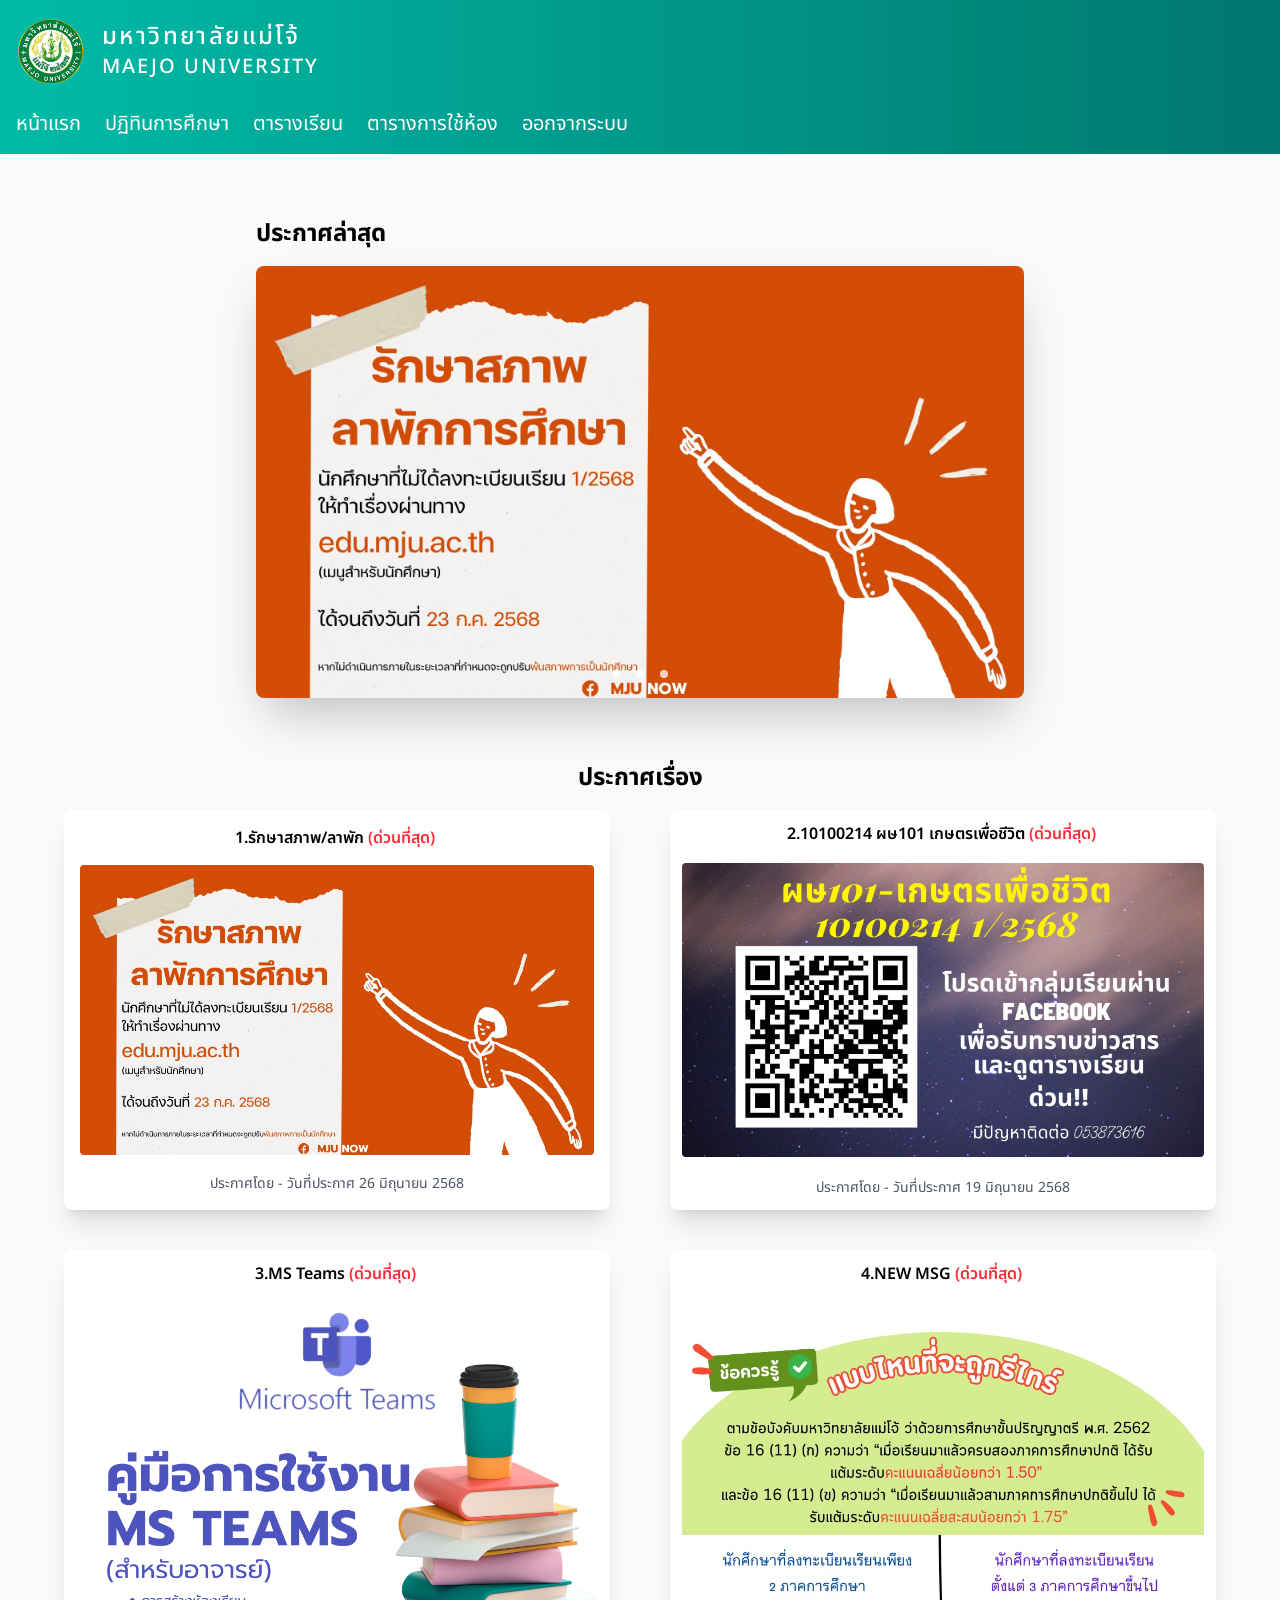
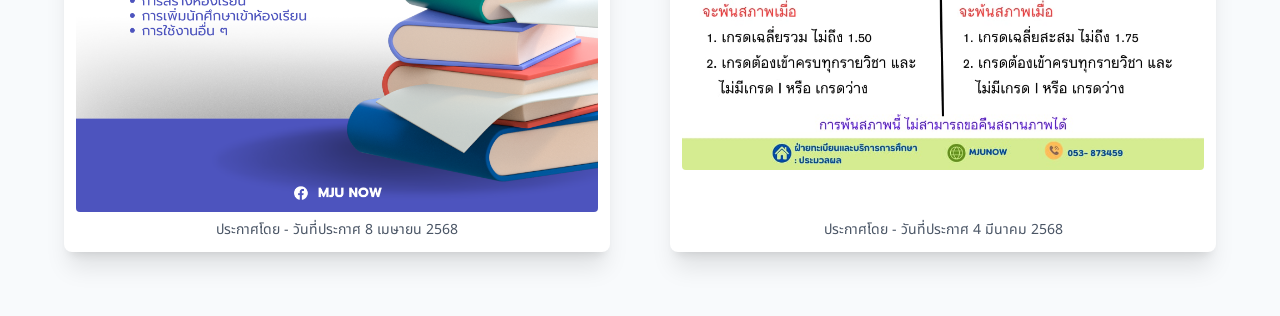
<file: html/main.html>
<!DOCTYPE html>
<html lang="th">

<head>
    <meta charset="UTF-8" />
    <meta name="viewport" content="width=device-width, initial-scale=1.0" />
    <title>Registration Office Maejo University</title>
    <link rel="preconnect" href="https://fonts.googleapis.com" />
    <link rel="preconnect" href="https://fonts.gstatic.com" crossorigin />
    <link href="https://fonts.googleapis.com/css2?family=Noto+Sans+Thai:wght@100..900&display=swap" rel="stylesheet" />
    <link rel="stylesheet" href="/css/output.css" />
    <style>
        body {
            background-color: #f8fafc;
            font-family: "Noto Sans Thai", sans-serif;
        }

        .container {
            padding: 2rem;
        }

        .slider-wrapper {
            position: relative;
            max-width: 48rem;
            margin: 0 auto;
        }

        .slider {
            display: flex;
            aspect-ratio: 16 / 9;
            overflow-x: auto;
            scroll-snap-type: x mandatory;
            scroll-behavior: smooth;
            box-shadow: 0 1.5rem 3rem -0.75rem hsla(0, 0%, 0%, 0.25);
            border-radius: 0.5rem;
            -ms-overflow-style: none;
            /* Hide scrollbar IE and Edge */
            scrollbar-width: none;
            /* Hide scrollbar Firefox */
        }

        /* Hide scrollbar for Chrome, Safari and Opera */
        .slider::-webkit-scrollbar {
            display: none;
        }

        .slider img {
            flex: 1 0 100%;
            scroll-snap-align: start;
            object-fit: cover;
        }

        .slider-nav {
            display: flex;
            column-gap: 1rem;
            position: absolute;
            bottom: 1.25rem;
            left: 50%;
            transform: translateX(-50%);
            z-index: 1;
        }

        .slider-nav a {
            width: 0.5rem;
            height: 0.5rem;
            border-radius: 50%;
            background-color: #fff;
            opacity: 0.75;
            transition: opacity ease 250ms;
        }

        .slider-nav a:hover {
            opacity: 1;
        }
    </style>
</head>

<body>
    <!-- แถบ header ด้านบน -->
<header class="bg-gradient-to-r from-teal-500 to-teal-700 px-4 py-4">
        <!-- ส่วนบน: โลโก้ + ชื่อมหาวิทยาลัย -->
        <div class="flex-col md:flex-row md:items-center md:justify-between">
            <!-- โลโก้และชื่อ -->
            <div class="flex items-center justify-center md:justify-start mb-4 md:mb-0">
                <img src="/image/LOGOmju.png" alt="mju logo" class="w-[70px] h-[70px] mr-4" />
                <div>
                    <h1 class="text-white text-xl md:text-2xl tracking-widest font-medium">
                        มหาวิทยาลัยแม่โจ้
                    </h1>
                    <h2 class="text-white text-lg md:text-xl tracking-widest font-medium">
                        MAEJO UNIVERSITY
                    </h2>
                </div>
            </div>
        </div>

        <!-- เมนู: แนวนอนบน desktop, แนวตั้งบนมือถือ -->
        <nav>
            <ul
                class="flex flex-col md:flex-row text-white text-base md:text-xl space-y-2 md:space-y-0 md:space-x-6 mt-4 md:mt-6 text-center md:text-left">
                <li>
                    <a href="/html/main.html"
                        class="hover:text-yellow-300 transition-colors duration-200">หน้าแรก</a>
                </li>
                <li>
                    <a href="/html/calendar.html"
                        class="hover:text-yellow-300 transition-colors duration-200">ปฏิทินการศึกษา</a>
                </li>
                <li>
                    <a href="/html/schedule.html"
                        class="hover:text-yellow-300 transition-colors duration-200">ตารางเรียน</a>
                </li>
                <li>
                    <a href="/html/Reserve_room.html"
                        class="hover:text-yellow-300 transition-colors duration-200">ตารางการใช้ห้อง</a>
                </li>
                <li>
                    <a href="/index.html"
                        class="hover:text-yellow-300 transition-colors duration-200">ออกจากระบบ</a>
                </li>
            </ul>
        </nav>
    </header>
 <main class="container px-4 mx-auto">
    <section class="container">
        <div class="slider-wrapper">
            <h2 class="text-xl md:text-2xl font-bold mb-4 text-left">
                ประกาศล่าสุด
            </h2>
            <div class="slider">
                <img id="slide-1" src="/image/Maintain Leave 26-6-68.jpg" alt="รักษาสภาพ/ลาพัก" />
                <img id="slide-2" src="/image/10100214 Ps101 Agriculture for Life 19-6-68.jpg"
                    alt="10100214 ผษ101 เกษตรเพื่อชีวิต" />
                <img id="slide-3" src="/image/MS Teams 8-4-68.png" alt="MS Teams" />
            </div>
            <div class="slider-nav">
                <a href="#slide-1"></a>
                <a href="#slide-2"></a>
                <a href="#slide-3"></a>
            </div>
        </div>
    </section>


    <section class="container px-4">
        <div class="flex flex-col items-center justify-center min-h-[250px]">
            <div class="text-2xl font-bold mb-4 text-center">ประกาศเรื่อง</div>

            <div class="grid grid-cols-1 lg:grid-cols-2 gap-x-15 gap-y-10 w-full max-w-6xl mx-auto">

                <!-- กล่องที่ 1 -->
                <div class="bg-white rounded-lg shadow-xl p-4 flex flex-col justify-between min-h-[400px] ">
                    <div class="text-center text-base font-semibold mb-1">
                        1.รักษาสภาพ/ลาพัก<span class="px-1 text-red-500">(ด่วนที่สุด)</span>
                    </div>
                    <div class="w-full aspect-[16/9] mb-2">
                        <img src="/image/Maintain Leave 26-6-68.jpg" alt="หัวข้อ 1"
                            class="w-full h-full object-cover rounded" />
                    </div>
                    <div class="text-sm text-gray-600 text-center">
                        ประกาศโดย - วันที่ประกาศ 26 มิถุนายน 2568
                    </div>
                </div>

                <!-- กล่องที่ 2 -->
                <div class="bg-white rounded-lg shadow-xl p-3 flex flex-col justify-between min-h-[400px] ">
                    <div class="text-center text-base font-semibold mb-1">
                        2.10100214 ผษ101 เกษตรเพื่อชีวิต<span class="px-1 text-red-500">(ด่วนที่สุด)</span>
                    </div>
                    <div class="w-full aspect-[16/9] mb-2">
                        <img src="/image/10100214 Ps101 Agriculture for Life 19-6-68.jpg" alt="หัวข้อ 2"
                            class="w-full h-full object-cover rounded" />
                    </div>
                    <div class="text-sm text-gray-600 text-center">
                        ประกาศโดย - วันที่ประกาศ 19 มิถุนายน 2568
                    </div>
                </div>

                <!-- กล่องที่ 3 -->
                <div class="bg-white rounded-lg shadow-xl p-3 flex flex-col justify-between min-h-[400px] ">
                    <div class="text-center text-base font-semibold mb-1">
                        3.MS Teams<span class="px-1 text-red-500">(ด่วนที่สุด)</span>
                    </div>
                    <div class="w-full aspect-[16/9] mb-2">
                        <img src="/image/MS Teams 8-4-68.png" alt="หัวข้อ 3"
                            class="w-full h-full object-cover rounded" />
                    </div>
                    <div class="text-sm text-gray-600 text-center">
                        ประกาศโดย - วันที่ประกาศ 8 เมษายน 2568
                    </div>
                </div>

                <!-- กล่องที่ 4 -->
                <div class="bg-white rounded-lg shadow-xl p-3 flex flex-col justify-between min-h-[400px] ">
                    <div class="text-center text-base font-semibold mb-1">
                        4.NEW MSG<span class="px-1 text-red-500">(ด่วนที่สุด)</span>
                    </div>
                    <div class="w-full aspect-[16/9] mb-2">
                        <img src="/image/MSG 4-3-68.jpg" alt="หัวข้อ 4" class="w-full h-full object-cover rounded" />
                    </div>
                    <div class="text-sm text-gray-600 text-center">
                        ประกาศโดย - วันที่ประกาศ 4 มีนาคม 2568
                    </div>
                </div>

            </div>
        </div>
    </section>
 </main>
 
</body>

</html>
</file>
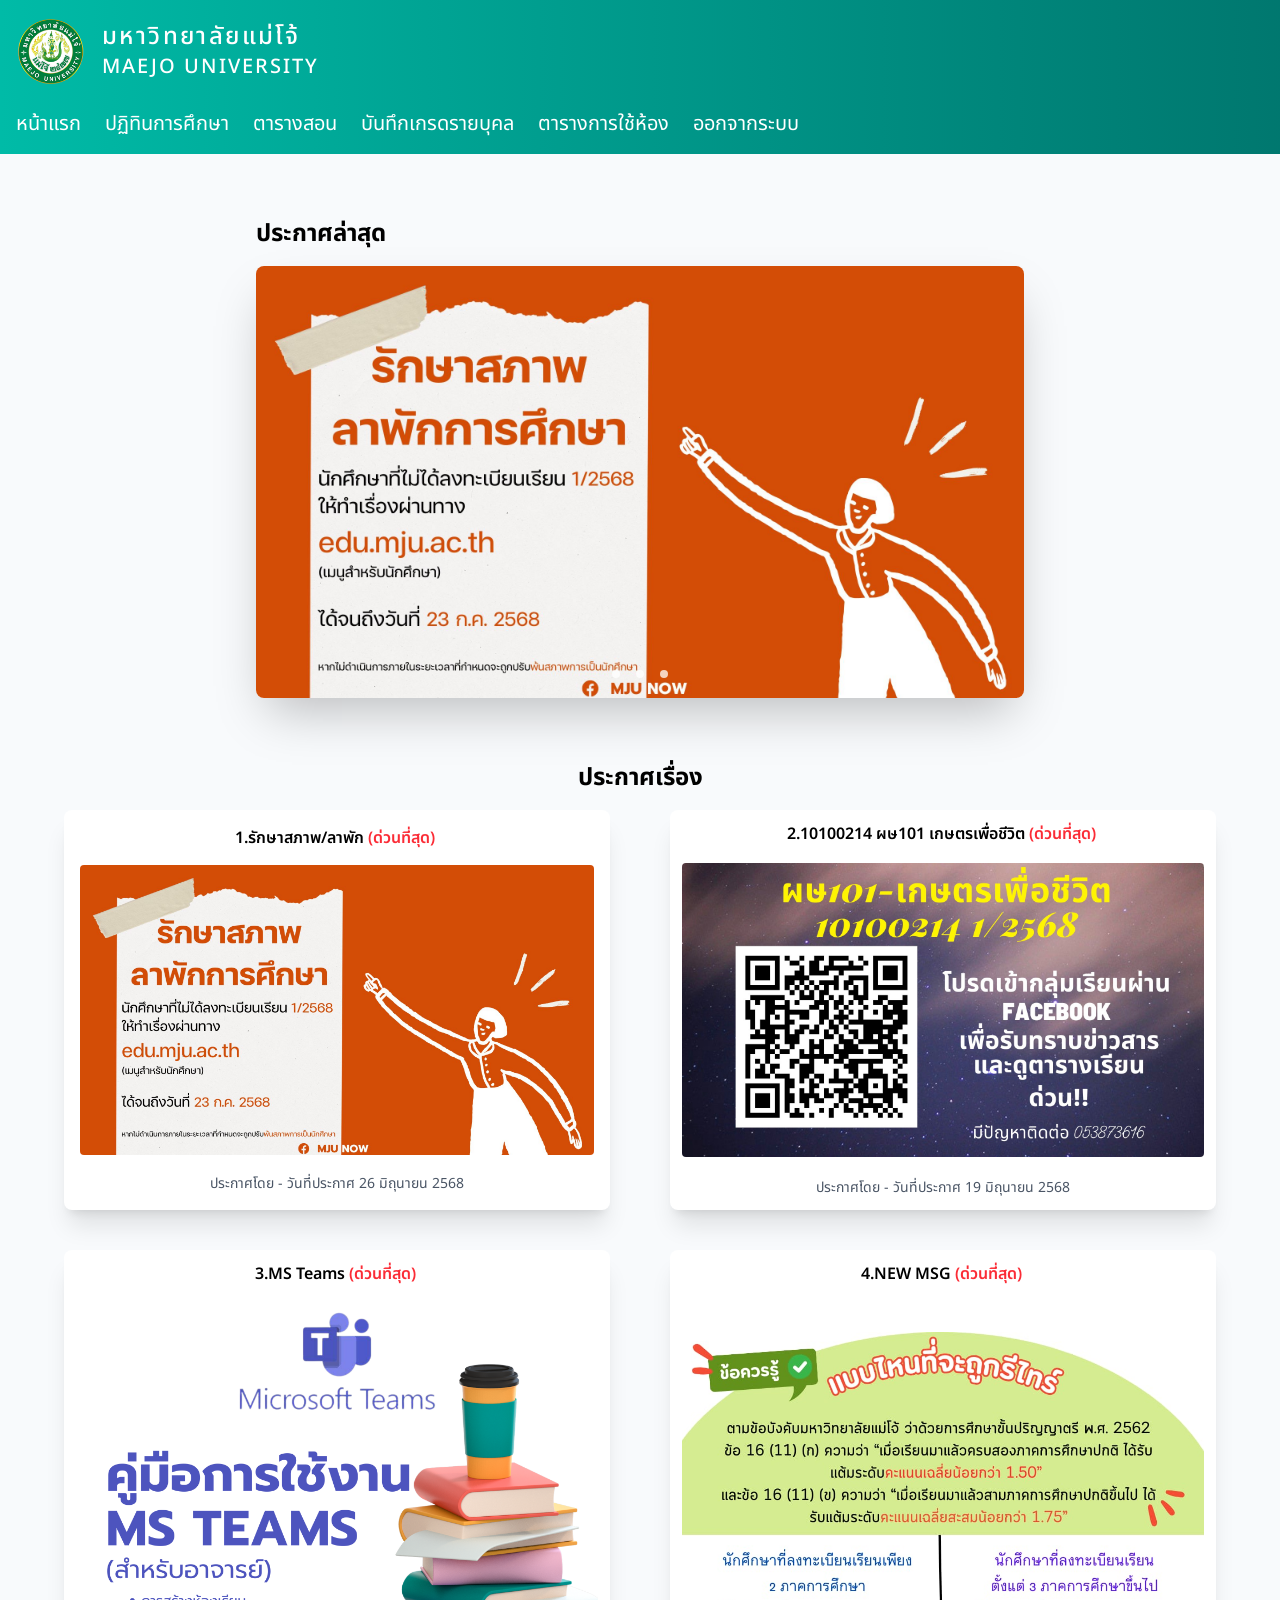
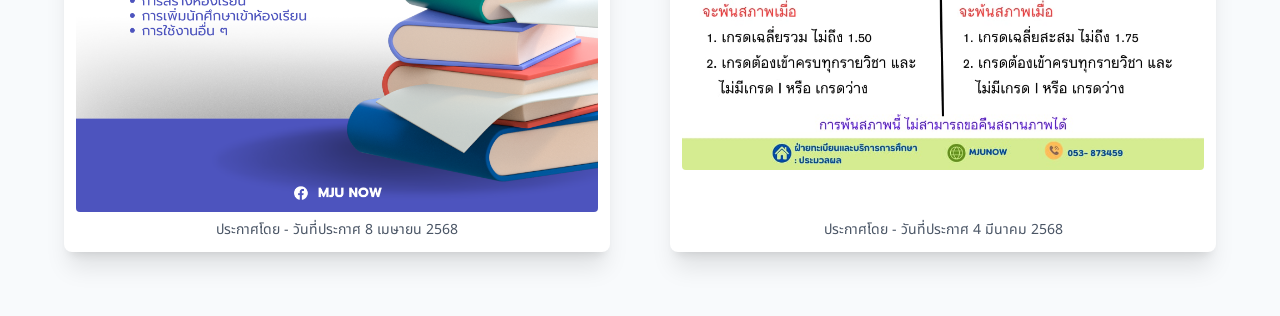
<file: html_t/main_t.html>
<!DOCTYPE html>
<html lang="th">

<head>
    <meta charset="UTF-8" />
    <meta name="viewport" content="width=device-width, initial-scale=1.0" />
    <title>Registration Office Maejo University</title>
    <link rel="preconnect" href="https://fonts.googleapis.com" />
    <link rel="preconnect" href="https://fonts.gstatic.com" crossorigin />
    <link href="https://fonts.googleapis.com/css2?family=Noto+Sans+Thai:wght@100..900&display=swap" rel="stylesheet" />
    <link rel="stylesheet" href="/css/output.css" />
    <style>
        body {
            background-color: #f8fafc;
            font-family: "Noto Sans Thai", sans-serif;
        }

        .container {
            padding: 2rem;
        }

        .slider-wrapper {
            position: relative;
            max-width: 48rem;
            margin: 0 auto;
        }

        .slider {
            display: flex;
            aspect-ratio: 16 / 9;
            overflow-x: auto;
            scroll-snap-type: x mandatory;
            scroll-behavior: smooth;
            box-shadow: 0 1.5rem 3rem -0.75rem hsla(0, 0%, 0%, 0.25);
            border-radius: 0.5rem;
            -ms-overflow-style: none;
            /* Hide scrollbar IE and Edge */
            scrollbar-width: none;
            /* Hide scrollbar Firefox */
        }

        /* Hide scrollbar for Chrome, Safari and Opera */
        .slider::-webkit-scrollbar {
            display: none;
        }

        .slider img {
            flex: 1 0 100%;
            scroll-snap-align: start;
            object-fit: cover;
        }

        .slider-nav {
            display: flex;
            column-gap: 1rem;
            position: absolute;
            bottom: 1.25rem;
            left: 50%;
            transform: translateX(-50%);
            z-index: 1;
        }

        .slider-nav a {
            width: 0.5rem;
            height: 0.5rem;
            border-radius: 50%;
            background-color: #fff;
            opacity: 0.75;
            transition: opacity ease 250ms;
        }

        .slider-nav a:hover {
            opacity: 1;
        }
    </style>
</head>

<body>
    <!-- แถบ header ด้านบน -->
     <header class="bg-gradient-to-r from-teal-500 to-teal-700 px-4 py-4">
<!-- ส่วนบน: โลโก้ + ชื่อมหาวิทยาลัย -->
    <div class="flex-col md:flex-row md:items-center md:justify-between">
<!-- โลโก้และชื่อ -->
      <div class="flex items-center justify-center md:justify-start mb-4 md:mb-0">
        <img src="/image/LOGOmju.png" alt="mju logo" class="w-[70px] h-[70px] mr-4" />
        <div>
          <h1 class="text-white text-xl md:text-2xl tracking-widest font-medium">มหาวิทยาลัยแม่โจ้</h1>
          <h2 class="text-white text-lg md:text-xl tracking-widest font-medium">MAEJO UNIVERSITY</h2>
        </div>
      </div>
    </div>

<!-- เมนู: แนวนอนบน desktop, แนวตั้งบนมือถือ -->
    <nav>
      <ul
        class="flex flex-col md:flex-row text-white text-base md:text-xl space-y-2 md:space-y-0 md:space-x-6 mt-4 md:mt-6 text-center md:text-left">
        <li>
          <a href="/html_t/main_t.html" class="hover:text-yellow-300 transition-colors duration-200">หน้าแรก</a>
        </li>
        <li>
          <a href="/html_t/calendar_t.html"
            class="hover:text-yellow-300 transition-colors duration-200">ปฏิทินการศึกษา</a>
        </li>
        <li>
          <a href="/html_t/schedule_t.html"
            class="hover:text-yellow-300 transition-colors duration-200">ตารางสอน</a>
        </li>
        <li>
          <a href="/html_t/grade_t.html"
            class="hover:text-yellow-300 transition-colors duration-200">บันทึกเกรดรายบุคล</a>
        </li>
        <li>
          <a href="/html_t/Reserve_room_t.html"
            class="hover:text-yellow-300 transition-colors duration-200">ตารางการใช้ห้อง</a>
        </li>
        <li>
          <a href="/index.html"
            class="hover:text-yellow-300 transition-colors duration-200">ออกจากระบบ</a>
        </li>
      </ul>
    </nav>
  </header>      
 <main class="container px-4 mx-auto">
    <section class="container">
        <div class="slider-wrapper">
            <h2 class="text-xl md:text-2xl font-bold mb-4 text-left">
                ประกาศล่าสุด
            </h2>
            <div class="slider">
                <img id="slide-1" src="/image/Maintain Leave 26-6-68.jpg" alt="รักษาสภาพ/ลาพัก" />
                <img id="slide-2" src="/image/10100214 Ps101 Agriculture for Life 19-6-68.jpg"
                    alt="10100214 ผษ101 เกษตรเพื่อชีวิต" />
                <img id="slide-3" src="/image/MS Teams 8-4-68.png" alt="MS Teams" />
            </div>
            <div class="slider-nav">
                <a href="#slide-1"></a>
                <a href="#slide-2"></a>
                <a href="#slide-3"></a>
            </div>
        </div>
    </section>


    <section class="container px-4">
        <div class="flex flex-col items-center justify-center min-h-[250px]">
            <div class="text-2xl font-bold mb-4 text-center">ประกาศเรื่อง</div>

            <div class="grid grid-cols-1 lg:grid-cols-2 gap-x-15 gap-y-10 w-full max-w-6xl mx-auto">

                <!-- กล่องที่ 1 -->
                <div class="bg-white rounded-lg shadow-xl p-4 flex flex-col justify-between min-h-[400px] ">
                    <div class="text-center text-base font-semibold mb-1">
                        1.รักษาสภาพ/ลาพัก<span class="px-1 text-red-500">(ด่วนที่สุด)</span>
                    </div>
                    <div class="w-full aspect-[16/9] mb-2">
                        <img src="/image/Maintain Leave 26-6-68.jpg" alt="หัวข้อ 1"
                            class="w-full h-full object-cover rounded" />
                    </div>
                    <div class="text-sm text-gray-600 text-center">
                        ประกาศโดย - วันที่ประกาศ 26 มิถุนายน 2568
                    </div>
                </div>

                <!-- กล่องที่ 2 -->
                <div class="bg-white rounded-lg shadow-xl p-3 flex flex-col justify-between min-h-[400px] ">
                    <div class="text-center text-base font-semibold mb-1">
                        2.10100214 ผษ101 เกษตรเพื่อชีวิต<span class="px-1 text-red-500">(ด่วนที่สุด)</span>
                    </div>
                    <div class="w-full aspect-[16/9] mb-2">
                        <img src="/image/10100214 Ps101 Agriculture for Life 19-6-68.jpg" alt="หัวข้อ 2"
                            class="w-full h-full object-cover rounded" />
                    </div>
                    <div class="text-sm text-gray-600 text-center">
                        ประกาศโดย - วันที่ประกาศ 19 มิถุนายน 2568
                    </div>
                </div>

                <!-- กล่องที่ 3 -->
                <div class="bg-white rounded-lg shadow-xl p-3 flex flex-col justify-between min-h-[400px] ">
                    <div class="text-center text-base font-semibold mb-1">
                        3.MS Teams<span class="px-1 text-red-500">(ด่วนที่สุด)</span>
                    </div>
                    <div class="w-full aspect-[16/9] mb-2">
                        <img src="/image/MS Teams 8-4-68.png" alt="หัวข้อ 3"
                            class="w-full h-full object-cover rounded" />
                    </div>
                    <div class="text-sm text-gray-600 text-center">
                        ประกาศโดย - วันที่ประกาศ 8 เมษายน 2568
                    </div>
                </div>

                <!-- กล่องที่ 4 -->
                <div class="bg-white rounded-lg shadow-xl p-3 flex flex-col justify-between min-h-[400px] ">
                    <div class="text-center text-base font-semibold mb-1">
                        4.NEW MSG<span class="px-1 text-red-500">(ด่วนที่สุด)</span>
                    </div>
                    <div class="w-full aspect-[16/9] mb-2">
                        <img src="/image/MSG 4-3-68.jpg" alt="หัวข้อ 4" class="w-full h-full object-cover rounded" />
                    </div>
                    <div class="text-sm text-gray-600 text-center">
                        ประกาศโดย - วันที่ประกาศ 4 มีนาคม 2568
                    </div>
                </div>

            </div>
        </div>
    </section>
 </main>
 
</body>

</html>
</file>
<file: css/output.css>
/*! tailwindcss v4.1.11 | MIT License | https://tailwindcss.com */
@layer properties;
@layer theme, base, components, utilities;
@layer theme {
  :root, :host {
    --font-sans: ui-sans-serif, system-ui, sans-serif, "Apple Color Emoji",
      "Segoe UI Emoji", "Segoe UI Symbol", "Noto Color Emoji";
    --font-mono: ui-monospace, SFMono-Regular, Menlo, Monaco, Consolas, "Liberation Mono",
      "Courier New", monospace;
    --color-red-100: oklch(93.6% 0.032 17.717);
    --color-red-500: oklch(63.7% 0.237 25.331);
    --color-red-800: oklch(44.4% 0.177 26.899);
    --color-amber-800: oklch(47.3% 0.137 46.201);
    --color-yellow-300: oklch(90.5% 0.182 98.111);
    --color-green-800: oklch(44.8% 0.119 151.328);
    --color-teal-500: oklch(70.4% 0.14 182.503);
    --color-teal-700: oklch(51.1% 0.096 186.391);
    --color-gray-100: oklch(96.7% 0.003 264.542);
    --color-gray-600: oklch(44.6% 0.03 256.802);
    --color-white: #fff;
    --spacing: 0.25rem;
    --container-md: 28rem;
    --container-2xl: 42rem;
    --container-4xl: 56rem;
    --container-5xl: 64rem;
    --container-6xl: 72rem;
    --text-xs: 0.75rem;
    --text-xs--line-height: calc(1 / 0.75);
    --text-sm: 0.875rem;
    --text-sm--line-height: calc(1.25 / 0.875);
    --text-base: 1rem;
    --text-base--line-height: calc(1.5 / 1);
    --text-lg: 1.125rem;
    --text-lg--line-height: calc(1.75 / 1.125);
    --text-xl: 1.25rem;
    --text-xl--line-height: calc(1.75 / 1.25);
    --text-2xl: 1.5rem;
    --text-2xl--line-height: calc(2 / 1.5);
    --text-3xl: 1.875rem;
    --text-3xl--line-height: calc(2.25 / 1.875);
    --font-weight-medium: 500;
    --font-weight-semibold: 600;
    --font-weight-bold: 700;
    --tracking-widest: 0.1em;
    --radius-lg: 0.5rem;
    --default-transition-duration: 150ms;
    --default-transition-timing-function: cubic-bezier(0.4, 0, 0.2, 1);
    --default-font-family: var(--font-sans);
    --default-mono-font-family: var(--font-mono);
  }
}
@layer base {
  *, ::after, ::before, ::backdrop, ::file-selector-button {
    box-sizing: border-box;
    margin: 0;
    padding: 0;
    border: 0 solid;
  }
  html, :host {
    line-height: 1.5;
    -webkit-text-size-adjust: 100%;
    tab-size: 4;
    font-family: var(--default-font-family, ui-sans-serif, system-ui, sans-serif, "Apple Color Emoji", "Segoe UI Emoji", "Segoe UI Symbol", "Noto Color Emoji");
    font-feature-settings: var(--default-font-feature-settings, normal);
    font-variation-settings: var(--default-font-variation-settings, normal);
    -webkit-tap-highlight-color: transparent;
  }
  hr {
    height: 0;
    color: inherit;
    border-top-width: 1px;
  }
  abbr:where([title]) {
    -webkit-text-decoration: underline dotted;
    text-decoration: underline dotted;
  }
  h1, h2, h3, h4, h5, h6 {
    font-size: inherit;
    font-weight: inherit;
  }
  a {
    color: inherit;
    -webkit-text-decoration: inherit;
    text-decoration: inherit;
  }
  b, strong {
    font-weight: bolder;
  }
  code, kbd, samp, pre {
    font-family: var(--default-mono-font-family, ui-monospace, SFMono-Regular, Menlo, Monaco, Consolas, "Liberation Mono", "Courier New", monospace);
    font-feature-settings: var(--default-mono-font-feature-settings, normal);
    font-variation-settings: var(--default-mono-font-variation-settings, normal);
    font-size: 1em;
  }
  small {
    font-size: 80%;
  }
  sub, sup {
    font-size: 75%;
    line-height: 0;
    position: relative;
    vertical-align: baseline;
  }
  sub {
    bottom: -0.25em;
  }
  sup {
    top: -0.5em;
  }
  table {
    text-indent: 0;
    border-color: inherit;
    border-collapse: collapse;
  }
  :-moz-focusring {
    outline: auto;
  }
  progress {
    vertical-align: baseline;
  }
  summary {
    display: list-item;
  }
  ol, ul, menu {
    list-style: none;
  }
  img, svg, video, canvas, audio, iframe, embed, object {
    display: block;
    vertical-align: middle;
  }
  img, video {
    max-width: 100%;
    height: auto;
  }
  button, input, select, optgroup, textarea, ::file-selector-button {
    font: inherit;
    font-feature-settings: inherit;
    font-variation-settings: inherit;
    letter-spacing: inherit;
    color: inherit;
    border-radius: 0;
    background-color: transparent;
    opacity: 1;
  }
  :where(select:is([multiple], [size])) optgroup {
    font-weight: bolder;
  }
  :where(select:is([multiple], [size])) optgroup option {
    padding-inline-start: 20px;
  }
  ::file-selector-button {
    margin-inline-end: 4px;
  }
  ::placeholder {
    opacity: 1;
  }
  @supports (not (-webkit-appearance: -apple-pay-button))  or (contain-intrinsic-size: 1px) {
    ::placeholder {
      color: currentcolor;
      @supports (color: color-mix(in lab, red, red)) {
        color: color-mix(in oklab, currentcolor 50%, transparent);
      }
    }
  }
  textarea {
    resize: vertical;
  }
  ::-webkit-search-decoration {
    -webkit-appearance: none;
  }
  ::-webkit-date-and-time-value {
    min-height: 1lh;
    text-align: inherit;
  }
  ::-webkit-datetime-edit {
    display: inline-flex;
  }
  ::-webkit-datetime-edit-fields-wrapper {
    padding: 0;
  }
  ::-webkit-datetime-edit, ::-webkit-datetime-edit-year-field, ::-webkit-datetime-edit-month-field, ::-webkit-datetime-edit-day-field, ::-webkit-datetime-edit-hour-field, ::-webkit-datetime-edit-minute-field, ::-webkit-datetime-edit-second-field, ::-webkit-datetime-edit-millisecond-field, ::-webkit-datetime-edit-meridiem-field {
    padding-block: 0;
  }
  :-moz-ui-invalid {
    box-shadow: none;
  }
  button, input:where([type="button"], [type="reset"], [type="submit"]), ::file-selector-button {
    appearance: button;
  }
  ::-webkit-inner-spin-button, ::-webkit-outer-spin-button {
    height: auto;
  }
  [hidden]:where(:not([hidden="until-found"])) {
    display: none !important;
  }
}
@layer utilities {
  .absolute {
    position: absolute;
  }
  .relative {
    position: relative;
  }
  .inset-0 {
    inset: calc(var(--spacing) * 0);
  }
  .container {
    width: 100%;
    @media (width >= 40rem) {
      max-width: 40rem;
    }
    @media (width >= 48rem) {
      max-width: 48rem;
    }
    @media (width >= 64rem) {
      max-width: 64rem;
    }
    @media (width >= 80rem) {
      max-width: 80rem;
    }
    @media (width >= 96rem) {
      max-width: 96rem;
    }
  }
  .mx-auto {
    margin-inline: auto;
  }
  .mt-4 {
    margin-top: calc(var(--spacing) * 4);
  }
  .mr-4 {
    margin-right: calc(var(--spacing) * 4);
  }
  .mb-1 {
    margin-bottom: calc(var(--spacing) * 1);
  }
  .mb-2 {
    margin-bottom: calc(var(--spacing) * 2);
  }
  .mb-4 {
    margin-bottom: calc(var(--spacing) * 4);
  }
  .mb-auto {
    margin-bottom: auto;
  }
  .flex {
    display: flex;
  }
  .grid {
    display: grid;
  }
  .table {
    display: table;
  }
  .aspect-\[16\/9\] {
    aspect-ratio: 16/9;
  }
  .h-\[70px\] {
    height: 70px;
  }
  .h-\[200px\] {
    height: 200px;
  }
  .h-\[400px\] {
    height: 400px;
  }
  .h-full {
    height: 100%;
  }
  .min-h-\[250px\] {
    min-height: 250px;
  }
  .min-h-\[400px\] {
    min-height: 400px;
  }
  .w-\[70px\] {
    width: 70px;
  }
  .w-full {
    width: 100%;
  }
  .max-w-6xl {
    max-width: var(--container-6xl);
  }
  .border-collapse {
    border-collapse: collapse;
  }
  .transform {
    transform: var(--tw-rotate-x,) var(--tw-rotate-y,) var(--tw-rotate-z,) var(--tw-skew-x,) var(--tw-skew-y,);
  }
  .resize {
    resize: both;
  }
  .grid-cols-1 {
    grid-template-columns: repeat(1, minmax(0, 1fr));
  }
  .flex-col {
    flex-direction: column;
  }
  .items-center {
    align-items: center;
  }
  .justify-between {
    justify-content: space-between;
  }
  .justify-center {
    justify-content: center;
  }
  .space-y-2 {
    :where(& > :not(:last-child)) {
      --tw-space-y-reverse: 0;
      margin-block-start: calc(calc(var(--spacing) * 2) * var(--tw-space-y-reverse));
      margin-block-end: calc(calc(var(--spacing) * 2) * calc(1 - var(--tw-space-y-reverse)));
    }
  }
  .gap-x-15 {
    column-gap: calc(var(--spacing) * 15);
  }
  .gap-y-10 {
    row-gap: calc(var(--spacing) * 10);
  }
  .overflow-hidden {
    overflow: hidden;
  }
  .rounded {
    border-radius: 0.25rem;
  }
  .rounded-lg {
    border-radius: var(--radius-lg);
  }
  .border {
    border-style: var(--tw-border-style);
    border-width: 1px;
  }
  .bg-gray-100 {
    background-color: var(--color-gray-100);
  }
  .bg-white {
    background-color: var(--color-white);
  }
  .bg-gradient-to-r {
    --tw-gradient-position: to right in oklab;
    background-image: linear-gradient(var(--tw-gradient-stops));
  }
  .from-teal-500 {
    --tw-gradient-from: var(--color-teal-500);
    --tw-gradient-stops: var(--tw-gradient-via-stops, var(--tw-gradient-position), var(--tw-gradient-from) var(--tw-gradient-from-position), var(--tw-gradient-to) var(--tw-gradient-to-position));
  }
  .to-teal-700 {
    --tw-gradient-to: var(--color-teal-700);
    --tw-gradient-stops: var(--tw-gradient-via-stops, var(--tw-gradient-position), var(--tw-gradient-from) var(--tw-gradient-from-position), var(--tw-gradient-to) var(--tw-gradient-to-position));
  }
  .object-cover {
    object-fit: cover;
  }
  .object-center {
    object-position: center;
  }
  .p-3 {
    padding: calc(var(--spacing) * 3);
  }
  .p-4 {
    padding: calc(var(--spacing) * 4);
  }
  .px-1 {
    padding-inline: calc(var(--spacing) * 1);
  }
  .px-4 {
    padding-inline: calc(var(--spacing) * 4);
  }
  .py-4 {
    padding-block: calc(var(--spacing) * 4);
  }
  .text-center {
    text-align: center;
  }
  .text-left {
    text-align: left;
  }
  .text-2xl {
    font-size: var(--text-2xl);
    line-height: var(--tw-leading, var(--text-2xl--line-height));
  }
  .text-base {
    font-size: var(--text-base);
    line-height: var(--tw-leading, var(--text-base--line-height));
  }
  .text-lg {
    font-size: var(--text-lg);
    line-height: var(--tw-leading, var(--text-lg--line-height));
  }
  .text-sm {
    font-size: var(--text-sm);
    line-height: var(--tw-leading, var(--text-sm--line-height));
  }
  .text-xl {
    font-size: var(--text-xl);
    line-height: var(--tw-leading, var(--text-xl--line-height));
  }
  .text-xs {
    font-size: var(--text-xs);
    line-height: var(--tw-leading, var(--text-xs--line-height));
  }
  .font-bold {
    --tw-font-weight: var(--font-weight-bold);
    font-weight: var(--font-weight-bold);
  }
  .font-medium {
    --tw-font-weight: var(--font-weight-medium);
    font-weight: var(--font-weight-medium);
  }
  .font-semibold {
    --tw-font-weight: var(--font-weight-semibold);
    font-weight: var(--font-weight-semibold);
  }
  .tracking-widest {
    --tw-tracking: var(--tracking-widest);
    letter-spacing: var(--tracking-widest);
  }
  .text-gray-600 {
    color: var(--color-gray-600);
  }
  .text-red-500 {
    color: var(--color-red-500);
  }
  .text-white {
    color: var(--color-white);
  }
  .underline {
    text-decoration-line: underline;
  }
  .shadow {
    --tw-shadow: 0 1px 3px 0 var(--tw-shadow-color, rgb(0 0 0 / 0.1)), 0 1px 2px -1px var(--tw-shadow-color, rgb(0 0 0 / 0.1));
    box-shadow: var(--tw-inset-shadow), var(--tw-inset-ring-shadow), var(--tw-ring-offset-shadow), var(--tw-ring-shadow), var(--tw-shadow);
  }
  .shadow-2xl {
    --tw-shadow: 0 25px 50px -12px var(--tw-shadow-color, rgb(0 0 0 / 0.25));
    box-shadow: var(--tw-inset-shadow), var(--tw-inset-ring-shadow), var(--tw-ring-offset-shadow), var(--tw-ring-shadow), var(--tw-shadow);
  }
  .shadow-md {
    --tw-shadow: 0 4px 6px -1px var(--tw-shadow-color, rgb(0 0 0 / 0.1)), 0 2px 4px -2px var(--tw-shadow-color, rgb(0 0 0 / 0.1));
    box-shadow: var(--tw-inset-shadow), var(--tw-inset-ring-shadow), var(--tw-ring-offset-shadow), var(--tw-ring-shadow), var(--tw-shadow);
  }
  .shadow-xl {
    --tw-shadow: 0 20px 25px -5px var(--tw-shadow-color, rgb(0 0 0 / 0.1)), 0 8px 10px -6px var(--tw-shadow-color, rgb(0 0 0 / 0.1));
    box-shadow: var(--tw-inset-shadow), var(--tw-inset-ring-shadow), var(--tw-ring-offset-shadow), var(--tw-ring-shadow), var(--tw-shadow);
  }
  .outline {
    outline-style: var(--tw-outline-style);
    outline-width: 1px;
  }
  .transition {
    transition-property: color, background-color, border-color, outline-color, text-decoration-color, fill, stroke, --tw-gradient-from, --tw-gradient-via, --tw-gradient-to, opacity, box-shadow, transform, translate, scale, rotate, filter, -webkit-backdrop-filter, backdrop-filter, display, visibility, content-visibility, overlay, pointer-events;
    transition-timing-function: var(--tw-ease, var(--default-transition-timing-function));
    transition-duration: var(--tw-duration, var(--default-transition-duration));
  }
  .transition-colors {
    transition-property: color, background-color, border-color, outline-color, text-decoration-color, fill, stroke, --tw-gradient-from, --tw-gradient-via, --tw-gradient-to;
    transition-timing-function: var(--tw-ease, var(--default-transition-timing-function));
    transition-duration: var(--tw-duration, var(--default-transition-duration));
  }
  .duration-200 {
    --tw-duration: 200ms;
    transition-duration: 200ms;
  }
  .hover\:text-yellow-300 {
    &:hover {
      @media (hover: hover) {
        color: var(--color-yellow-300);
      }
    }
  }
  .sm\:text-sm {
    @media (width >= 40rem) {
      font-size: var(--text-sm);
      line-height: var(--tw-leading, var(--text-sm--line-height));
    }
  }
  .md\:mt-6 {
    @media (width >= 48rem) {
      margin-top: calc(var(--spacing) * 6);
    }
  }
  .md\:mb-0 {
    @media (width >= 48rem) {
      margin-bottom: calc(var(--spacing) * 0);
    }
  }
  .md\:flex-row {
    @media (width >= 48rem) {
      flex-direction: row;
    }
  }
  .md\:items-center {
    @media (width >= 48rem) {
      align-items: center;
    }
  }
  .md\:justify-between {
    @media (width >= 48rem) {
      justify-content: space-between;
    }
  }
  .md\:justify-start {
    @media (width >= 48rem) {
      justify-content: flex-start;
    }
  }
  .md\:space-y-0 {
    @media (width >= 48rem) {
      :where(& > :not(:last-child)) {
        --tw-space-y-reverse: 0;
        margin-block-start: calc(calc(var(--spacing) * 0) * var(--tw-space-y-reverse));
        margin-block-end: calc(calc(var(--spacing) * 0) * calc(1 - var(--tw-space-y-reverse)));
      }
    }
  }
  .md\:space-x-6 {
    @media (width >= 48rem) {
      :where(& > :not(:last-child)) {
        --tw-space-x-reverse: 0;
        margin-inline-start: calc(calc(var(--spacing) * 6) * var(--tw-space-x-reverse));
        margin-inline-end: calc(calc(var(--spacing) * 6) * calc(1 - var(--tw-space-x-reverse)));
      }
    }
  }
  .md\:text-left {
    @media (width >= 48rem) {
      text-align: left;
    }
  }
  .md\:text-2xl {
    @media (width >= 48rem) {
      font-size: var(--text-2xl);
      line-height: var(--tw-leading, var(--text-2xl--line-height));
    }
  }
  .md\:text-base {
    @media (width >= 48rem) {
      font-size: var(--text-base);
      line-height: var(--tw-leading, var(--text-base--line-height));
    }
  }
  .md\:text-xl {
    @media (width >= 48rem) {
      font-size: var(--text-xl);
      line-height: var(--tw-leading, var(--text-xl--line-height));
    }
  }
  .lg\:grid-cols-2 {
    @media (width >= 64rem) {
      grid-template-columns: repeat(2, minmax(0, 1fr));
    }
  }
  .lg\:text-lg {
    @media (width >= 64rem) {
      font-size: var(--text-lg);
      line-height: var(--tw-leading, var(--text-lg--line-height));
    }
  }
}
@property --tw-rotate-x {
  syntax: "*";
  inherits: false;
}
@property --tw-rotate-y {
  syntax: "*";
  inherits: false;
}
@property --tw-rotate-z {
  syntax: "*";
  inherits: false;
}
@property --tw-skew-x {
  syntax: "*";
  inherits: false;
}
@property --tw-skew-y {
  syntax: "*";
  inherits: false;
}
@property --tw-space-y-reverse {
  syntax: "*";
  inherits: false;
  initial-value: 0;
}
@property --tw-border-style {
  syntax: "*";
  inherits: false;
  initial-value: solid;
}
@property --tw-gradient-position {
  syntax: "*";
  inherits: false;
}
@property --tw-gradient-from {
  syntax: "<color>";
  inherits: false;
  initial-value: #0000;
}
@property --tw-gradient-via {
  syntax: "<color>";
  inherits: false;
  initial-value: #0000;
}
@property --tw-gradient-to {
  syntax: "<color>";
  inherits: false;
  initial-value: #0000;
}
@property --tw-gradient-stops {
  syntax: "*";
  inherits: false;
}
@property --tw-gradient-via-stops {
  syntax: "*";
  inherits: false;
}
@property --tw-gradient-from-position {
  syntax: "<length-percentage>";
  inherits: false;
  initial-value: 0%;
}
@property --tw-gradient-via-position {
  syntax: "<length-percentage>";
  inherits: false;
  initial-value: 50%;
}
@property --tw-gradient-to-position {
  syntax: "<length-percentage>";
  inherits: false;
  initial-value: 100%;
}
@property --tw-font-weight {
  syntax: "*";
  inherits: false;
}
@property --tw-tracking {
  syntax: "*";
  inherits: false;
}
@property --tw-shadow {
  syntax: "*";
  inherits: false;
  initial-value: 0 0 #0000;
}
@property --tw-shadow-color {
  syntax: "*";
  inherits: false;
}
@property --tw-shadow-alpha {
  syntax: "<percentage>";
  inherits: false;
  initial-value: 100%;
}
@property --tw-inset-shadow {
  syntax: "*";
  inherits: false;
  initial-value: 0 0 #0000;
}
@property --tw-inset-shadow-color {
  syntax: "*";
  inherits: false;
}
@property --tw-inset-shadow-alpha {
  syntax: "<percentage>";
  inherits: false;
  initial-value: 100%;
}
@property --tw-ring-color {
  syntax: "*";
  inherits: false;
}
@property --tw-ring-shadow {
  syntax: "*";
  inherits: false;
  initial-value: 0 0 #0000;
}
@property --tw-inset-ring-color {
  syntax: "*";
  inherits: false;
}
@property --tw-inset-ring-shadow {
  syntax: "*";
  inherits: false;
  initial-value: 0 0 #0000;
}
@property --tw-ring-inset {
  syntax: "*";
  inherits: false;
}
@property --tw-ring-offset-width {
  syntax: "<length>";
  inherits: false;
  initial-value: 0px;
}
@property --tw-ring-offset-color {
  syntax: "*";
  inherits: false;
  initial-value: #fff;
}
@property --tw-ring-offset-shadow {
  syntax: "*";
  inherits: false;
  initial-value: 0 0 #0000;
}
@property --tw-outline-style {
  syntax: "*";
  inherits: false;
  initial-value: solid;
}
@property --tw-duration {
  syntax: "*";
  inherits: false;
}
@property --tw-space-x-reverse {
  syntax: "*";
  inherits: false;
  initial-value: 0;
}
@layer properties {
  @supports ((-webkit-hyphens: none) and (not (margin-trim: inline))) or ((-moz-orient: inline) and (not (color:rgb(from red r g b)))) {
    *, ::before, ::after, ::backdrop {
      --tw-rotate-x: initial;
      --tw-rotate-y: initial;
      --tw-rotate-z: initial;
      --tw-skew-x: initial;
      --tw-skew-y: initial;
      --tw-space-y-reverse: 0;
      --tw-border-style: solid;
      --tw-gradient-position: initial;
      --tw-gradient-from: #0000;
      --tw-gradient-via: #0000;
      --tw-gradient-to: #0000;
      --tw-gradient-stops: initial;
      --tw-gradient-via-stops: initial;
      --tw-gradient-from-position: 0%;
      --tw-gradient-via-position: 50%;
      --tw-gradient-to-position: 100%;
      --tw-font-weight: initial;
      --tw-tracking: initial;
      --tw-shadow: 0 0 #0000;
      --tw-shadow-color: initial;
      --tw-shadow-alpha: 100%;
      --tw-inset-shadow: 0 0 #0000;
      --tw-inset-shadow-color: initial;
      --tw-inset-shadow-alpha: 100%;
      --tw-ring-color: initial;
      --tw-ring-shadow: 0 0 #0000;
      --tw-inset-ring-color: initial;
      --tw-inset-ring-shadow: 0 0 #0000;
      --tw-ring-inset: initial;
      --tw-ring-offset-width: 0px;
      --tw-ring-offset-color: #fff;
      --tw-ring-offset-shadow: 0 0 #0000;
      --tw-outline-style: solid;
      --tw-duration: initial;
      --tw-space-x-reverse: 0;
    }
  }
}
</file>
